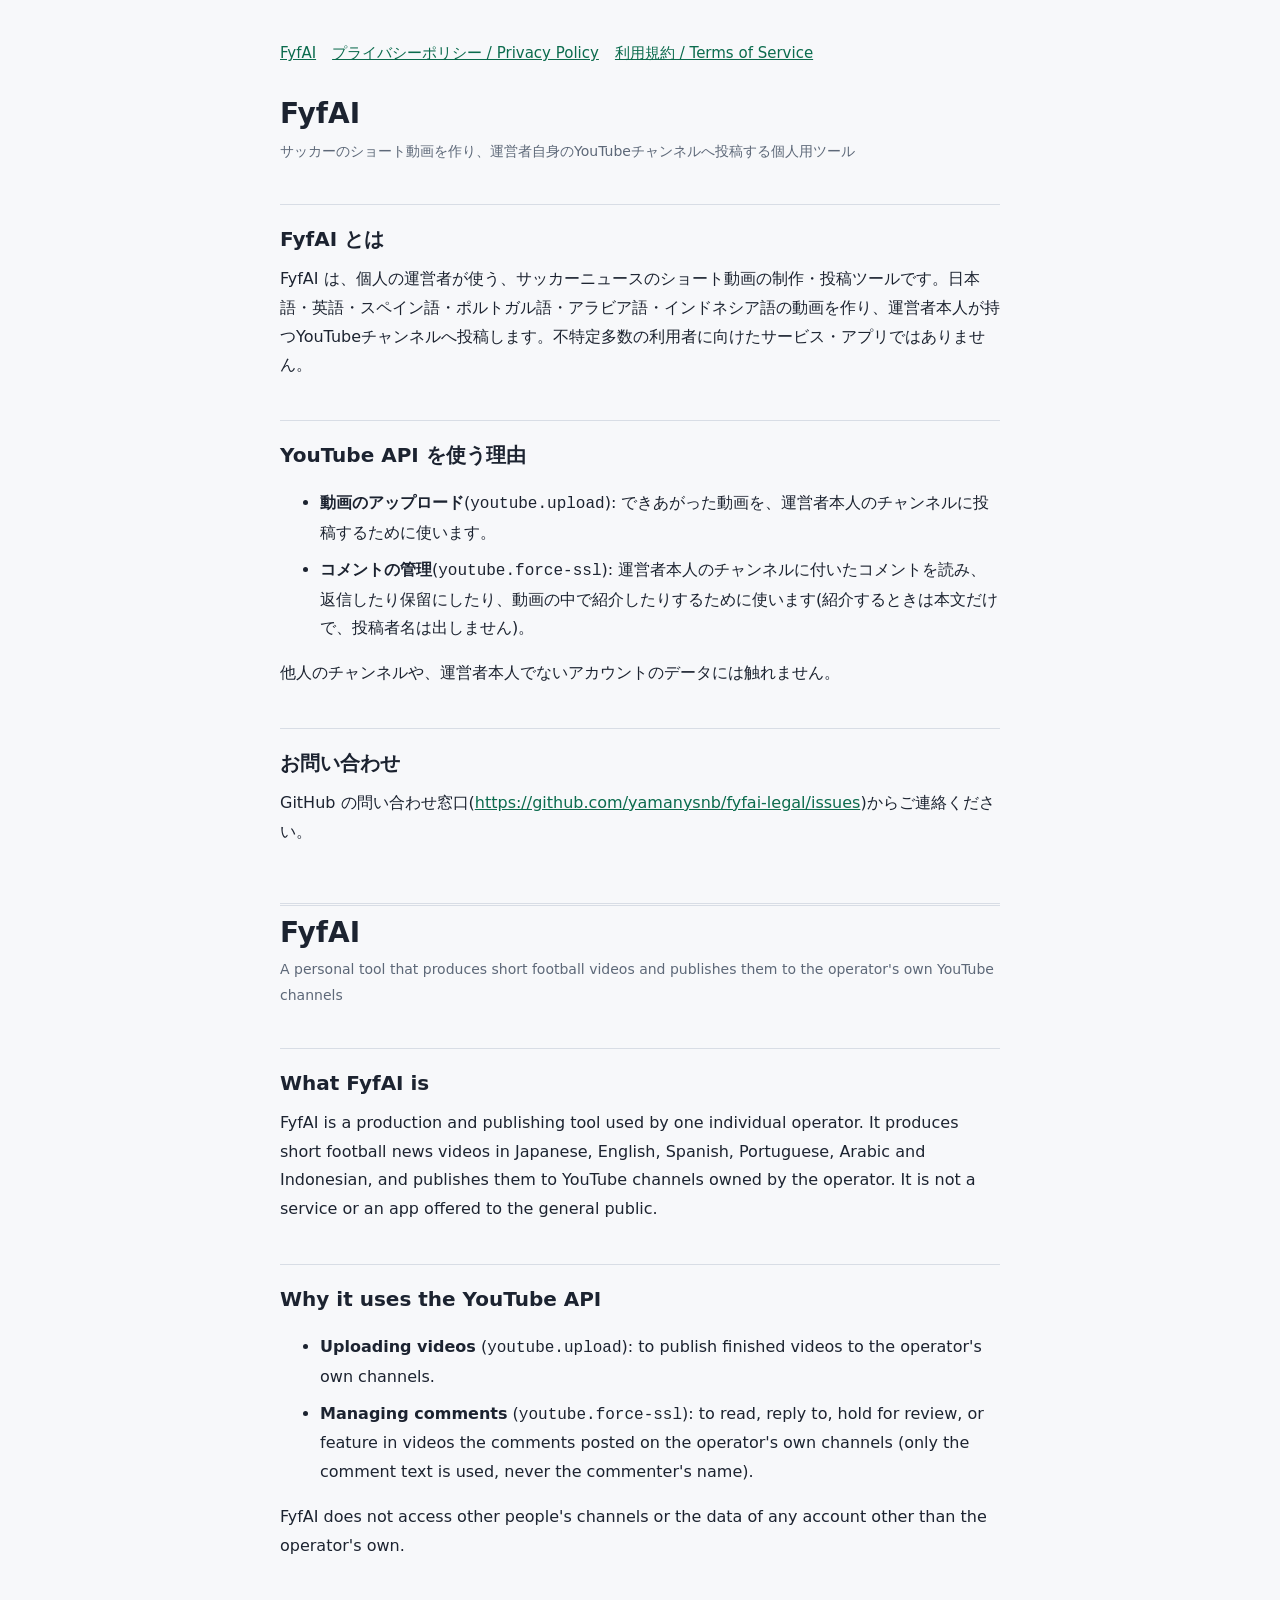
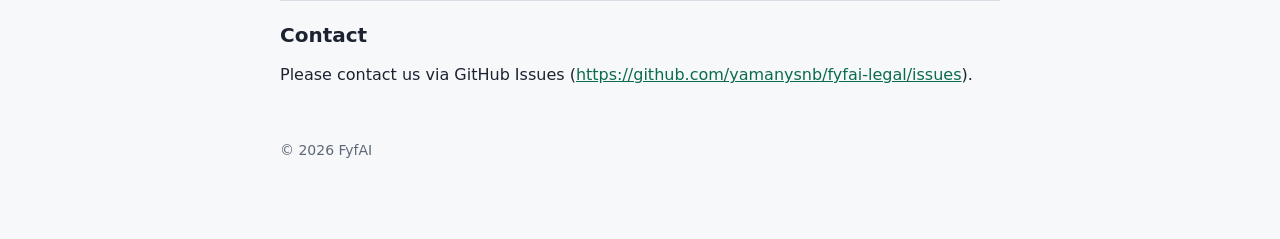
<file: index.html>
<!doctype html>
<html lang="ja">
<head>
<meta charset="utf-8">
<meta name="viewport" content="width=device-width,initial-scale=1">
<title>FyfAI</title>
<meta name="description" content="FyfAI is a personal tool that produces short football videos and publishes them to the operator's own YouTube channels.">
<link rel="stylesheet" href="style.css">
</head>
<body>
<main>
<nav><a href="index.html">FyfAI</a><a href="privacy-policy.html">プライバシーポリシー / Privacy Policy</a><a href="terms-of-service.html">利用規約 / Terms of Service</a></nav>
<h1>FyfAI</h1>
<p class="sub">サッカーのショート動画を作り、運営者自身のYouTubeチャンネルへ投稿する個人用ツール</p>

<h2>FyfAI とは</h2>
<p>FyfAI は、個人の運営者が使う、サッカーニュースのショート動画の制作・投稿ツールです。日本語・英語・スペイン語・ポルトガル語・アラビア語・インドネシア語の動画を作り、運営者本人が持つYouTubeチャンネルへ投稿します。不特定多数の利用者に向けたサービス・アプリではありません。</p>

<h2>YouTube API を使う理由</h2>
<ul>
<li><strong>動画のアップロード</strong>(<code>youtube.upload</code>): できあがった動画を、運営者本人のチャンネルに投稿するために使います。</li>
<li><strong>コメントの管理</strong>(<code>youtube.force-ssl</code>): 運営者本人のチャンネルに付いたコメントを読み、返信したり保留にしたり、動画の中で紹介したりするために使います(紹介するときは本文だけで、投稿者名は出しません)。</li>
</ul>
<p>他人のチャンネルや、運営者本人でないアカウントのデータには触れません。</p>

<h2>お問い合わせ</h2>
<p>GitHub の問い合わせ窓口(<a href="https://github.com/yamanysnb/fyfai-legal/issues">https://github.com/yamanysnb/fyfai-legal/issues</a>)からご連絡ください。</p>

<section class="en" lang="en">
<h1>FyfAI</h1>
<p class="sub">A personal tool that produces short football videos and publishes them to the operator's own YouTube channels</p>
<h2>What FyfAI is</h2>
<p>FyfAI is a production and publishing tool used by one individual operator. It produces short football news videos in Japanese, English, Spanish, Portuguese, Arabic and Indonesian, and publishes them to YouTube channels owned by the operator. It is not a service or an app offered to the general public.</p>
<h2>Why it uses the YouTube API</h2>
<ul>
<li><strong>Uploading videos</strong> (<code>youtube.upload</code>): to publish finished videos to the operator's own channels.</li>
<li><strong>Managing comments</strong> (<code>youtube.force-ssl</code>): to read, reply to, hold for review, or feature in videos the comments posted on the operator's own channels (only the comment text is used, never the commenter's name).</li>
</ul>
<p>FyfAI does not access other people's channels or the data of any account other than the operator's own.</p>
<h2>Contact</h2>
<p>Please contact us via GitHub Issues (<a href="https://github.com/yamanysnb/fyfai-legal/issues">https://github.com/yamanysnb/fyfai-legal/issues</a>).</p>
</section>
<footer>© 2026 FyfAI</footer>
</main>
</body>
</html>
</file>
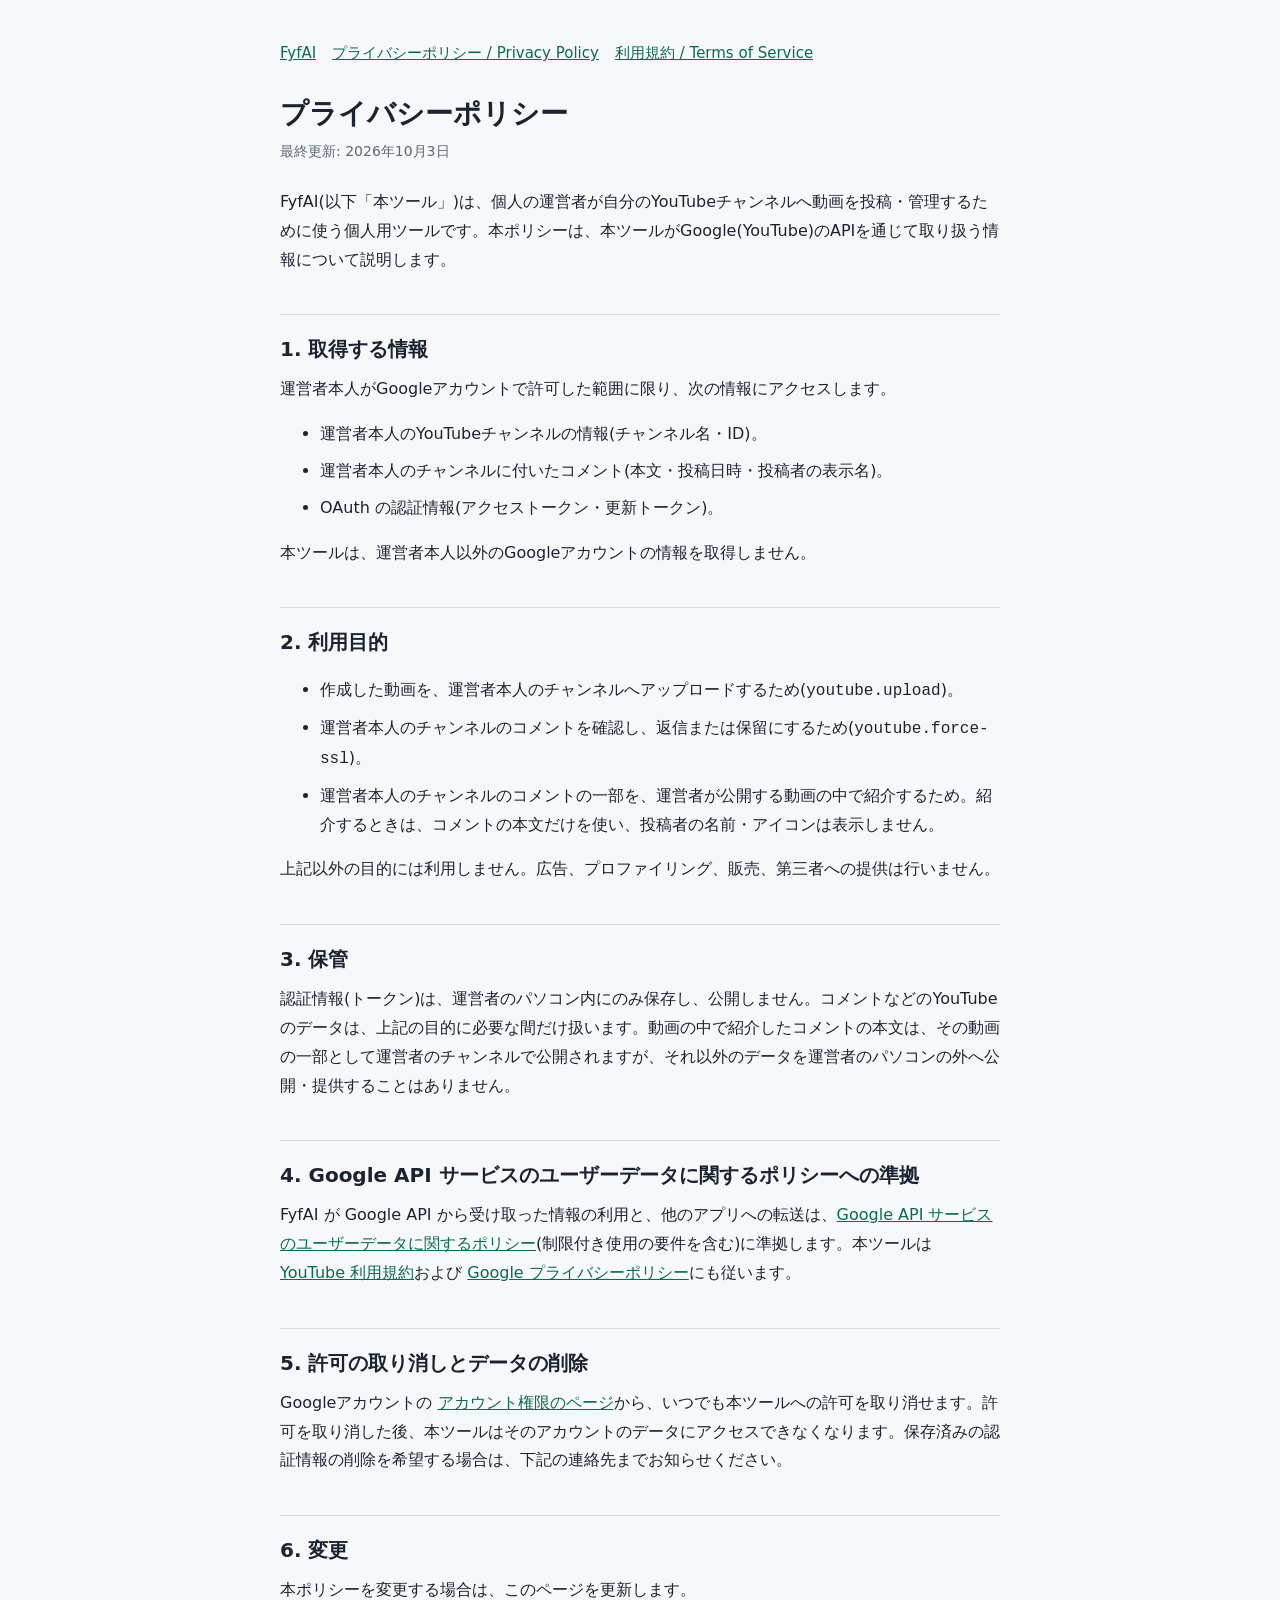
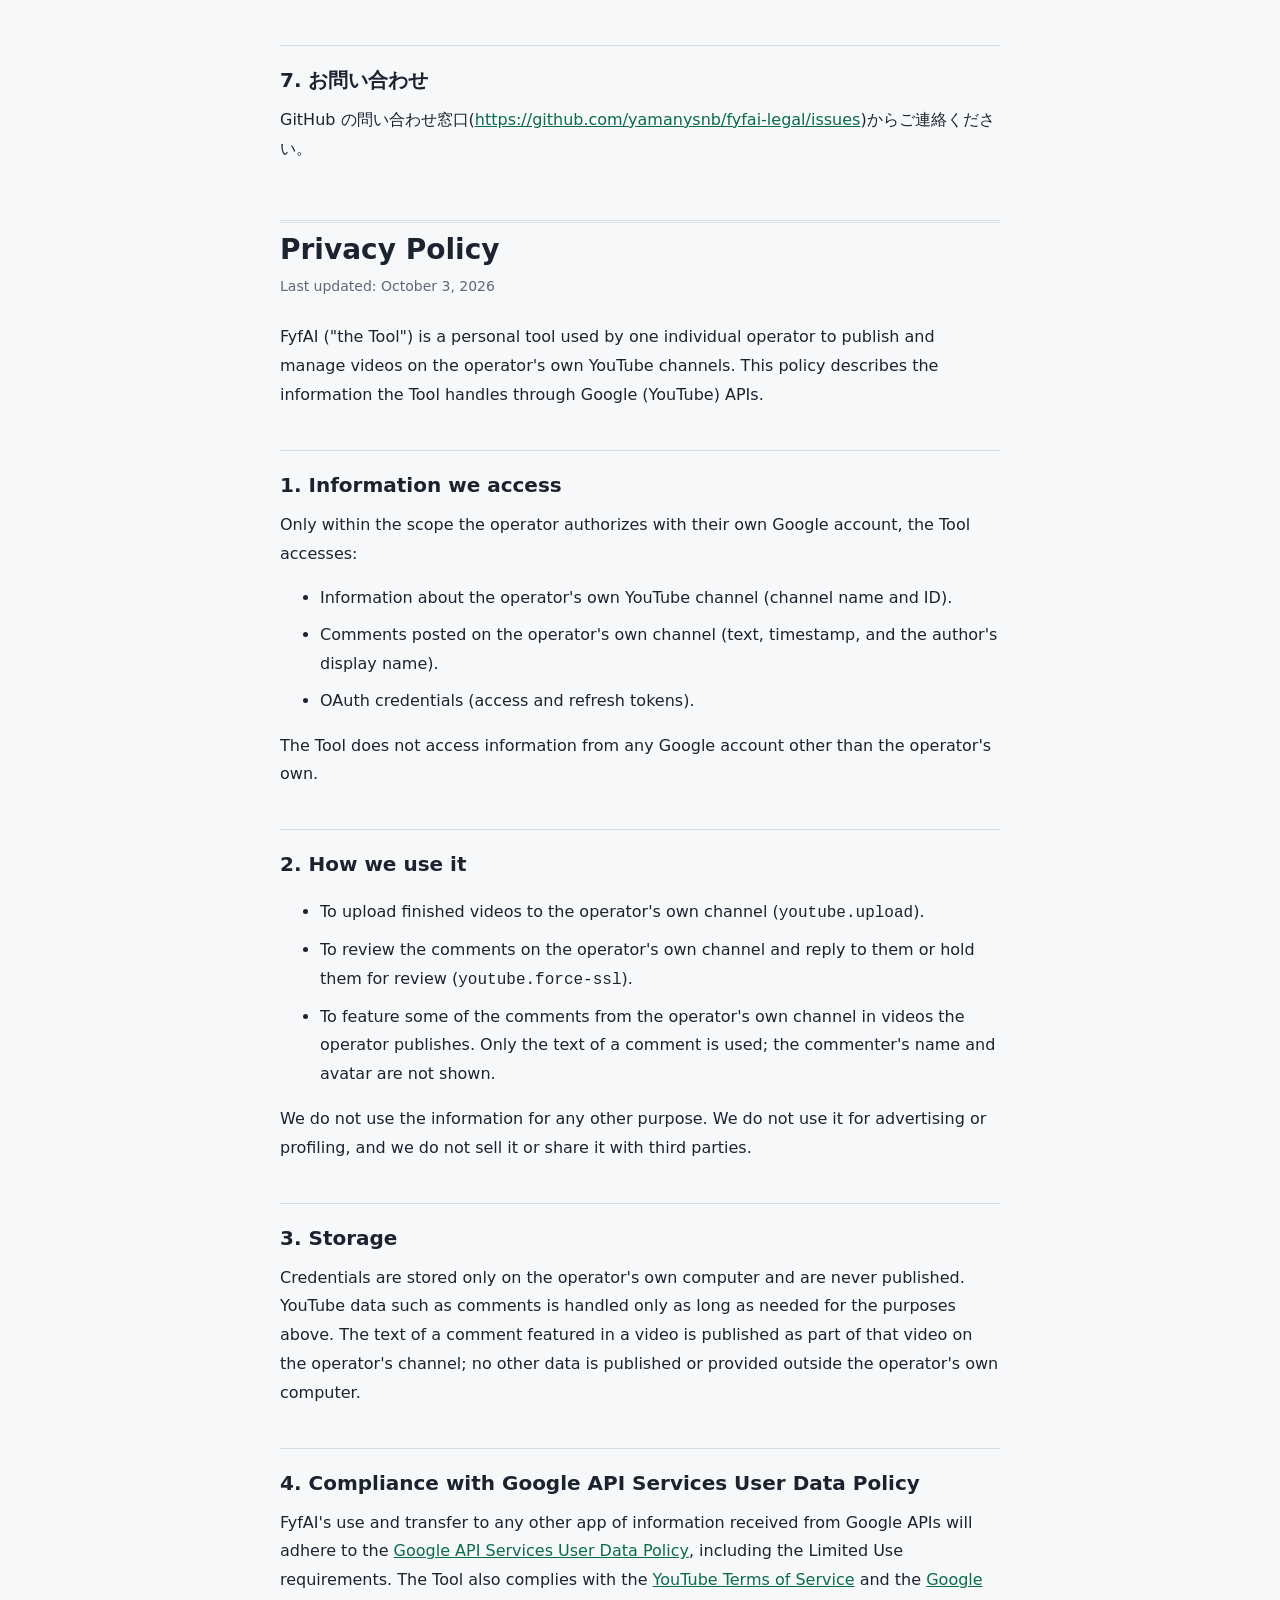
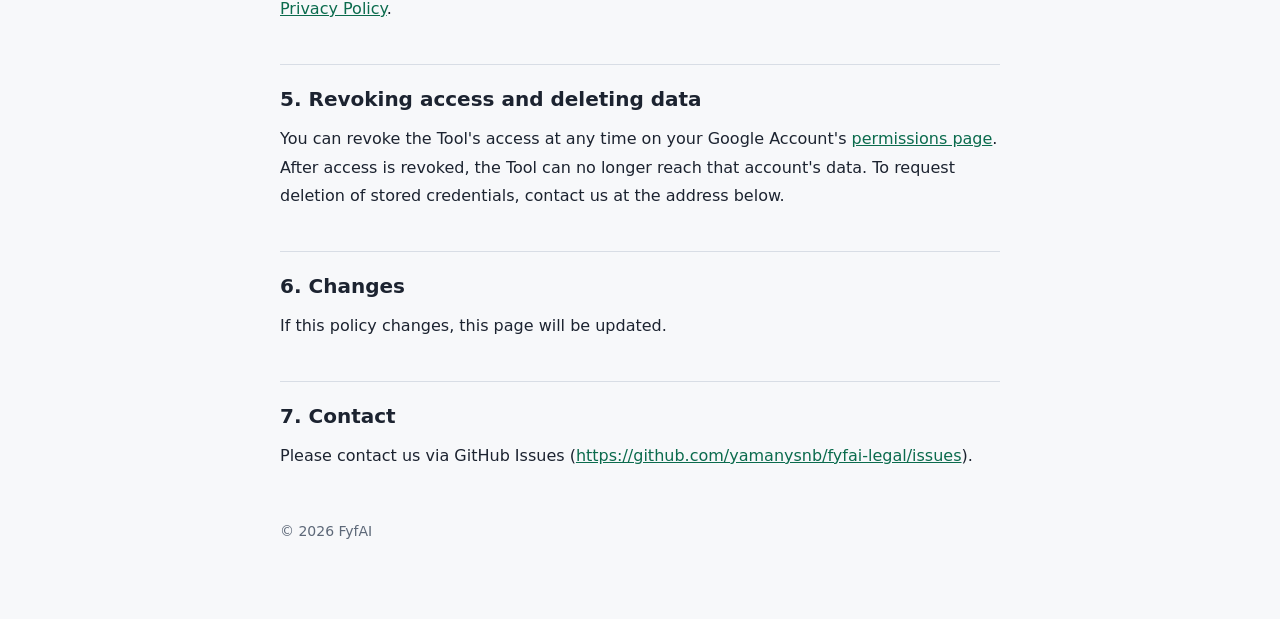
<file: privacy-policy.html>
<!doctype html>
<html lang="ja">
<head>
<meta charset="utf-8">
<meta name="viewport" content="width=device-width,initial-scale=1">
<title>プライバシーポリシー / Privacy Policy — FyfAI</title>
<link rel="stylesheet" href="style.css">
</head>
<body>
<main>
<nav><a href="index.html">FyfAI</a><a href="privacy-policy.html">プライバシーポリシー / Privacy Policy</a><a href="terms-of-service.html">利用規約 / Terms of Service</a></nav>
<h1>プライバシーポリシー</h1>
<p class="sub">最終更新: 2026年10月3日</p>

<p>FyfAI(以下「本ツール」)は、個人の運営者が自分のYouTubeチャンネルへ動画を投稿・管理するために使う個人用ツールです。本ポリシーは、本ツールがGoogle(YouTube)のAPIを通じて取り扱う情報について説明します。</p>

<h2>1. 取得する情報</h2>
<p>運営者本人がGoogleアカウントで許可した範囲に限り、次の情報にアクセスします。</p>
<ul>
<li>運営者本人のYouTubeチャンネルの情報(チャンネル名・ID)。</li>
<li>運営者本人のチャンネルに付いたコメント(本文・投稿日時・投稿者の表示名)。</li>
<li>OAuth の認証情報(アクセストークン・更新トークン)。</li>
</ul>
<p>本ツールは、運営者本人以外のGoogleアカウントの情報を取得しません。</p>

<h2>2. 利用目的</h2>
<ul>
<li>作成した動画を、運営者本人のチャンネルへアップロードするため(<code>youtube.upload</code>)。</li>
<li>運営者本人のチャンネルのコメントを確認し、返信または保留にするため(<code>youtube.force-ssl</code>)。</li>
<li>運営者本人のチャンネルのコメントの一部を、運営者が公開する動画の中で紹介するため。紹介するときは、コメントの本文だけを使い、投稿者の名前・アイコンは表示しません。</li>
</ul>
<p>上記以外の目的には利用しません。広告、プロファイリング、販売、第三者への提供は行いません。</p>

<h2>3. 保管</h2>
<p>認証情報(トークン)は、運営者のパソコン内にのみ保存し、公開しません。コメントなどのYouTubeのデータは、上記の目的に必要な間だけ扱います。動画の中で紹介したコメントの本文は、その動画の一部として運営者のチャンネルで公開されますが、それ以外のデータを運営者のパソコンの外へ公開・提供することはありません。</p>

<h2>4. Google API サービスのユーザーデータに関するポリシーへの準拠</h2>
<p>FyfAI が Google API から受け取った情報の利用と、他のアプリへの転送は、<a href="https://developers.google.com/terms/api-services-user-data-policy">Google API サービスのユーザーデータに関するポリシー</a>(制限付き使用の要件を含む)に準拠します。本ツールは <a href="https://www.youtube.com/t/terms">YouTube 利用規約</a>および <a href="https://policies.google.com/privacy">Google プライバシーポリシー</a>にも従います。</p>

<h2>5. 許可の取り消しとデータの削除</h2>
<p>Googleアカウントの <a href="https://myaccount.google.com/permissions">アカウント権限のページ</a>から、いつでも本ツールへの許可を取り消せます。許可を取り消した後、本ツールはそのアカウントのデータにアクセスできなくなります。保存済みの認証情報の削除を希望する場合は、下記の連絡先までお知らせください。</p>

<h2>6. 変更</h2>
<p>本ポリシーを変更する場合は、このページを更新します。</p>

<h2>7. お問い合わせ</h2>
<p>GitHub の問い合わせ窓口(<a href="https://github.com/yamanysnb/fyfai-legal/issues">https://github.com/yamanysnb/fyfai-legal/issues</a>)からご連絡ください。</p>

<section class="en" lang="en">
<h1>Privacy Policy</h1>
<p class="sub">Last updated: October 3, 2026</p>
<p>FyfAI ("the Tool") is a personal tool used by one individual operator to publish and manage videos on the operator's own YouTube channels. This policy describes the information the Tool handles through Google (YouTube) APIs.</p>
<h2>1. Information we access</h2>
<p>Only within the scope the operator authorizes with their own Google account, the Tool accesses:</p>
<ul>
<li>Information about the operator's own YouTube channel (channel name and ID).</li>
<li>Comments posted on the operator's own channel (text, timestamp, and the author's display name).</li>
<li>OAuth credentials (access and refresh tokens).</li>
</ul>
<p>The Tool does not access information from any Google account other than the operator's own.</p>
<h2>2. How we use it</h2>
<ul>
<li>To upload finished videos to the operator's own channel (<code>youtube.upload</code>).</li>
<li>To review the comments on the operator's own channel and reply to them or hold them for review (<code>youtube.force-ssl</code>).</li>
<li>To feature some of the comments from the operator's own channel in videos the operator publishes. Only the text of a comment is used; the commenter's name and avatar are not shown.</li>
</ul>
<p>We do not use the information for any other purpose. We do not use it for advertising or profiling, and we do not sell it or share it with third parties.</p>
<h2>3. Storage</h2>
<p>Credentials are stored only on the operator's own computer and are never published. YouTube data such as comments is handled only as long as needed for the purposes above. The text of a comment featured in a video is published as part of that video on the operator's channel; no other data is published or provided outside the operator's own computer.</p>
<h2>4. Compliance with Google API Services User Data Policy</h2>
<p>FyfAI's use and transfer to any other app of information received from Google APIs will adhere to the <a href="https://developers.google.com/terms/api-services-user-data-policy">Google API Services User Data Policy</a>, including the Limited Use requirements. The Tool also complies with the <a href="https://www.youtube.com/t/terms">YouTube Terms of Service</a> and the <a href="https://policies.google.com/privacy">Google Privacy Policy</a>.</p>
<h2>5. Revoking access and deleting data</h2>
<p>You can revoke the Tool's access at any time on your Google Account's <a href="https://myaccount.google.com/permissions">permissions page</a>. After access is revoked, the Tool can no longer reach that account's data. To request deletion of stored credentials, contact us at the address below.</p>
<h2>6. Changes</h2>
<p>If this policy changes, this page will be updated.</p>
<h2>7. Contact</h2>
<p>Please contact us via GitHub Issues (<a href="https://github.com/yamanysnb/fyfai-legal/issues">https://github.com/yamanysnb/fyfai-legal/issues</a>).</p>
</section>
<footer>© 2026 FyfAI</footer>
</main>
</body>
</html>
</file>
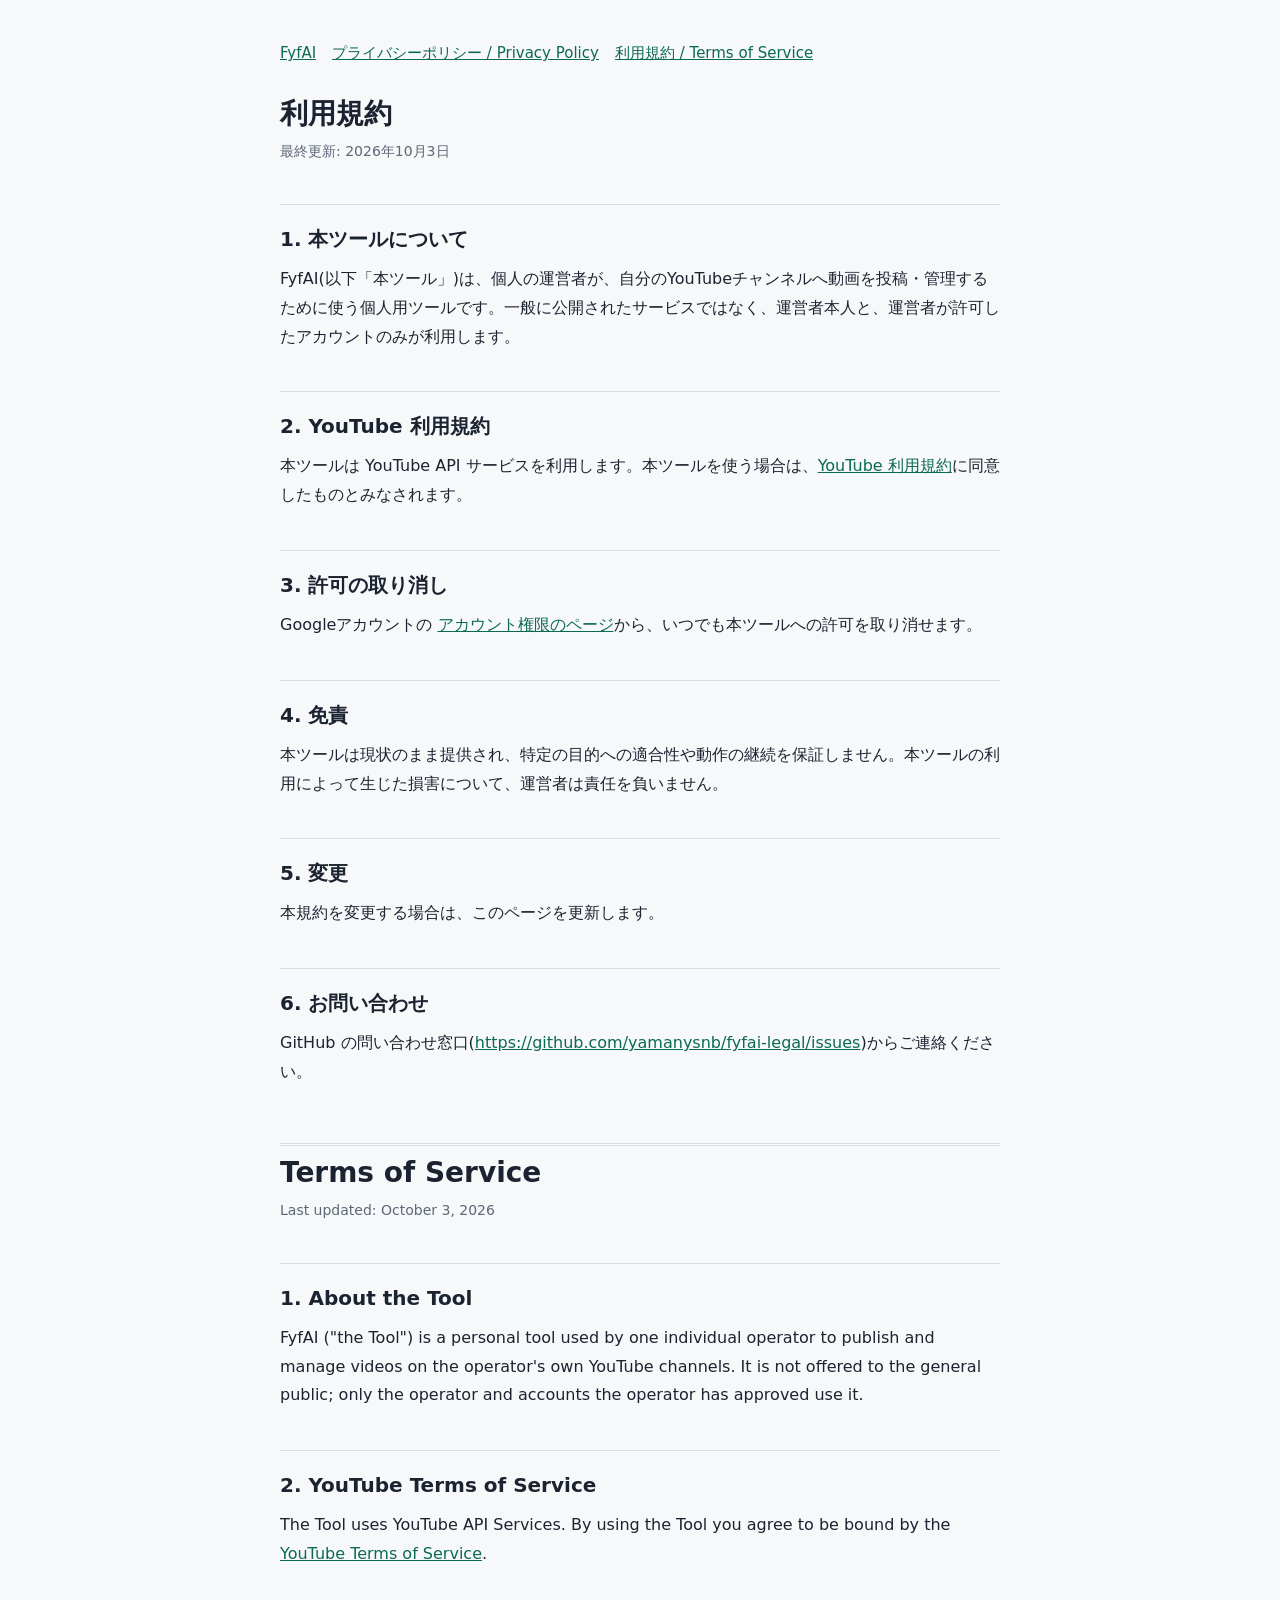
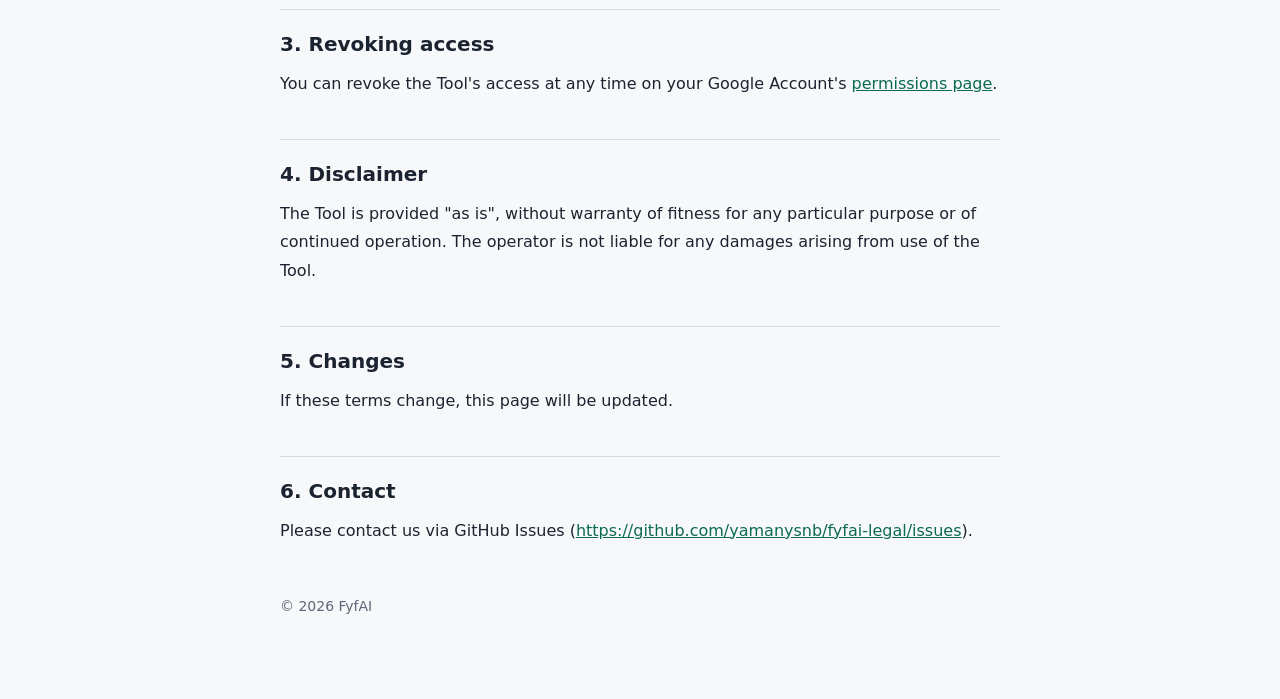
<file: terms-of-service.html>
<!doctype html>
<html lang="ja">
<head>
<meta charset="utf-8">
<meta name="viewport" content="width=device-width,initial-scale=1">
<title>利用規約 / Terms of Service — FyfAI</title>
<link rel="stylesheet" href="style.css">
</head>
<body>
<main>
<nav><a href="index.html">FyfAI</a><a href="privacy-policy.html">プライバシーポリシー / Privacy Policy</a><a href="terms-of-service.html">利用規約 / Terms of Service</a></nav>
<h1>利用規約</h1>
<p class="sub">最終更新: 2026年10月3日</p>

<h2>1. 本ツールについて</h2>
<p>FyfAI(以下「本ツール」)は、個人の運営者が、自分のYouTubeチャンネルへ動画を投稿・管理するために使う個人用ツールです。一般に公開されたサービスではなく、運営者本人と、運営者が許可したアカウントのみが利用します。</p>

<h2>2. YouTube 利用規約</h2>
<p>本ツールは YouTube API サービスを利用します。本ツールを使う場合は、<a href="https://www.youtube.com/t/terms">YouTube 利用規約</a>に同意したものとみなされます。</p>

<h2>3. 許可の取り消し</h2>
<p>Googleアカウントの <a href="https://myaccount.google.com/permissions">アカウント権限のページ</a>から、いつでも本ツールへの許可を取り消せます。</p>

<h2>4. 免責</h2>
<p>本ツールは現状のまま提供され、特定の目的への適合性や動作の継続を保証しません。本ツールの利用によって生じた損害について、運営者は責任を負いません。</p>

<h2>5. 変更</h2>
<p>本規約を変更する場合は、このページを更新します。</p>

<h2>6. お問い合わせ</h2>
<p>GitHub の問い合わせ窓口(<a href="https://github.com/yamanysnb/fyfai-legal/issues">https://github.com/yamanysnb/fyfai-legal/issues</a>)からご連絡ください。</p>

<section class="en" lang="en">
<h1>Terms of Service</h1>
<p class="sub">Last updated: October 3, 2026</p>
<h2>1. About the Tool</h2>
<p>FyfAI ("the Tool") is a personal tool used by one individual operator to publish and manage videos on the operator's own YouTube channels. It is not offered to the general public; only the operator and accounts the operator has approved use it.</p>
<h2>2. YouTube Terms of Service</h2>
<p>The Tool uses YouTube API Services. By using the Tool you agree to be bound by the <a href="https://www.youtube.com/t/terms">YouTube Terms of Service</a>.</p>
<h2>3. Revoking access</h2>
<p>You can revoke the Tool's access at any time on your Google Account's <a href="https://myaccount.google.com/permissions">permissions page</a>.</p>
<h2>4. Disclaimer</h2>
<p>The Tool is provided "as is", without warranty of fitness for any particular purpose or of continued operation. The operator is not liable for any damages arising from use of the Tool.</p>
<h2>5. Changes</h2>
<p>If these terms change, this page will be updated.</p>
<h2>6. Contact</h2>
<p>Please contact us via GitHub Issues (<a href="https://github.com/yamanysnb/fyfai-legal/issues">https://github.com/yamanysnb/fyfai-legal/issues</a>).</p>
</section>
<footer>© 2026 FyfAI</footer>
</main>
</body>
</html>
</file>
<file: style.css>
:root{--bg:#f7f8fa;--fg:#1c2330;--muted:#5d6878;--line:#d8dde5;--accent:#0b6b4d;--card:#fff}
@media (prefers-color-scheme:dark){:root{--bg:#10151c;--fg:#e6e9ee;--muted:#9aa5b4;--line:#2a323d;--accent:#4fd0a0;--card:#171d26}}
*{box-sizing:border-box}
body{margin:0;background:var(--bg);color:var(--fg);font:16px/1.8 "Noto Sans JP","Hiragino Sans","Yu Gothic UI",system-ui,sans-serif}
main{max-width:760px;margin:0 auto;padding:40px 20px 80px}
h1{font-size:28px;line-height:1.35;margin:0 0 6px;text-wrap:balance}
h2{font-size:20px;margin:40px 0 8px;padding-top:16px;border-top:1px solid var(--line)}
p,li{margin:8px 0}
.sub{color:var(--muted);font-size:14px;margin:0 0 24px}
nav{display:flex;gap:16px;flex-wrap:wrap;margin:0 0 28px;font-size:15px}
a{color:var(--accent)}
.en{margin-top:56px;padding-top:8px;border-top:3px double var(--line)}
footer{margin-top:48px;color:var(--muted);font-size:14px}
</file>
